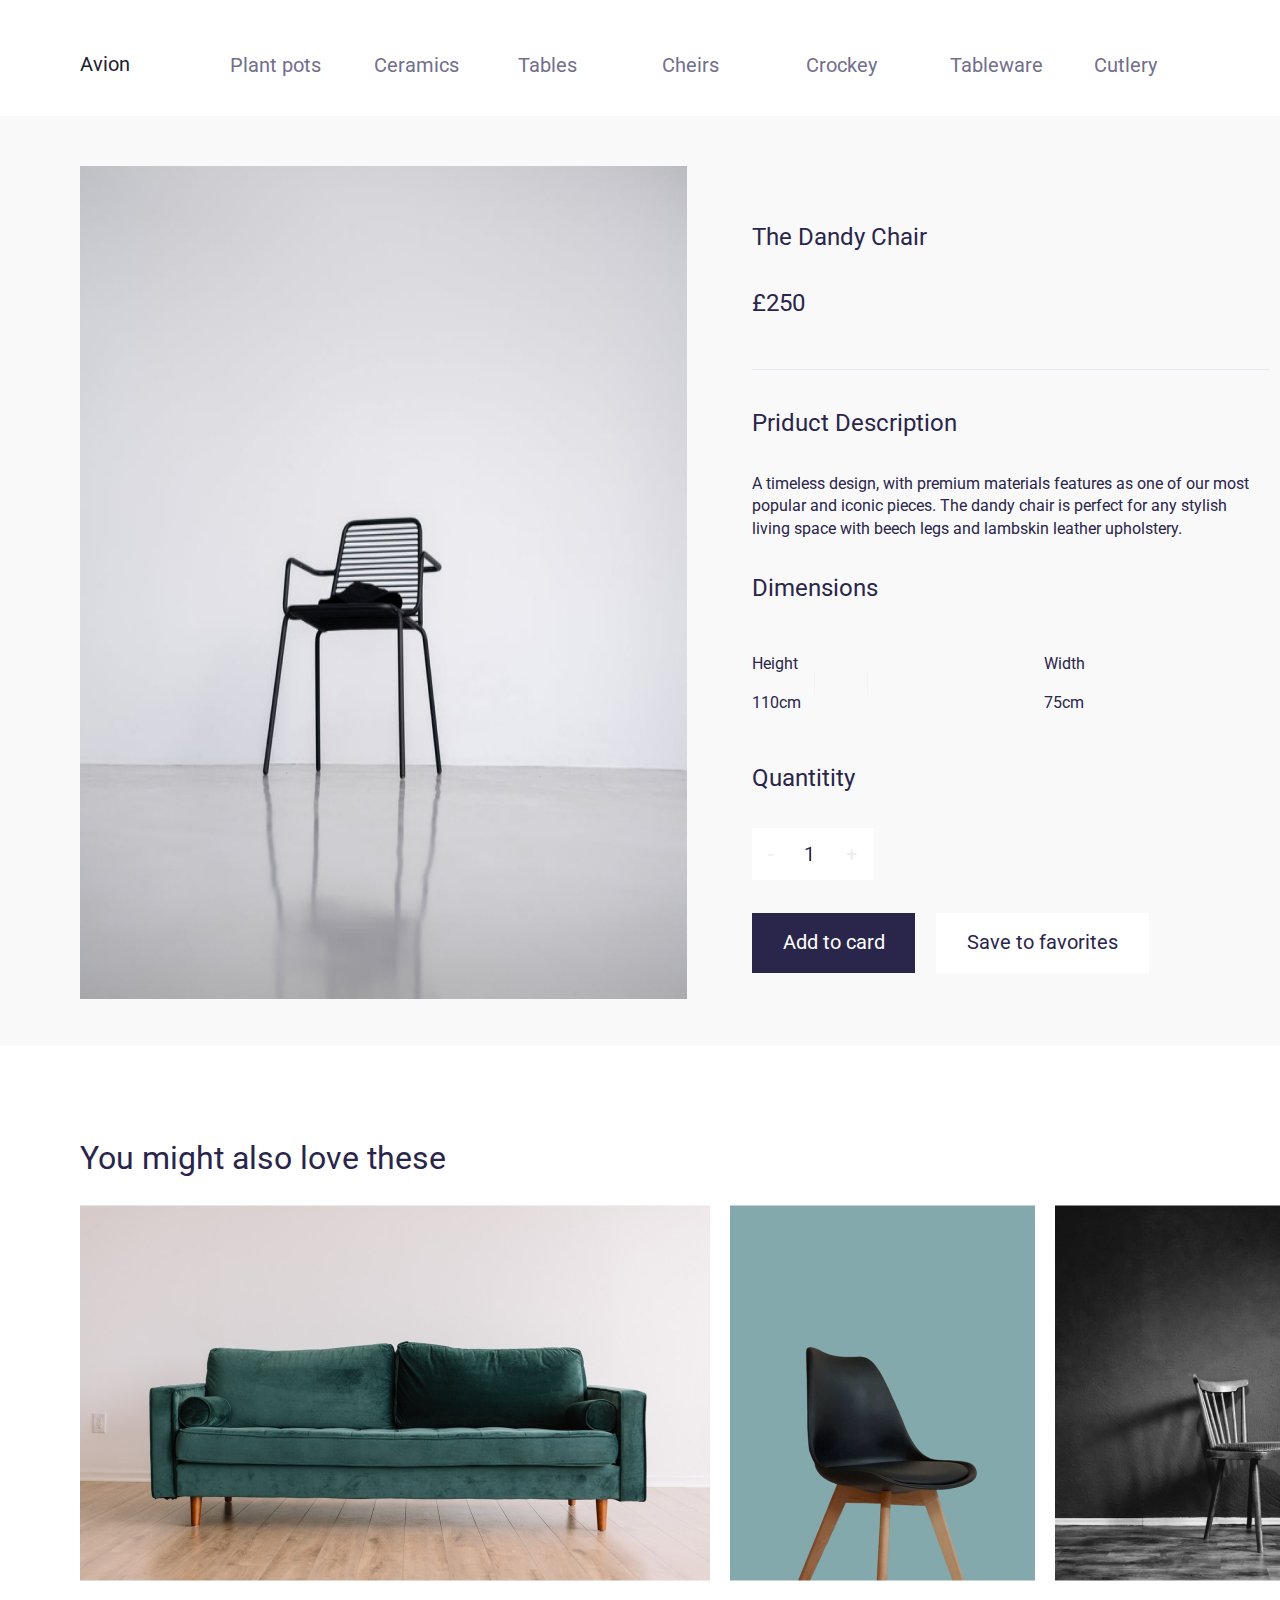
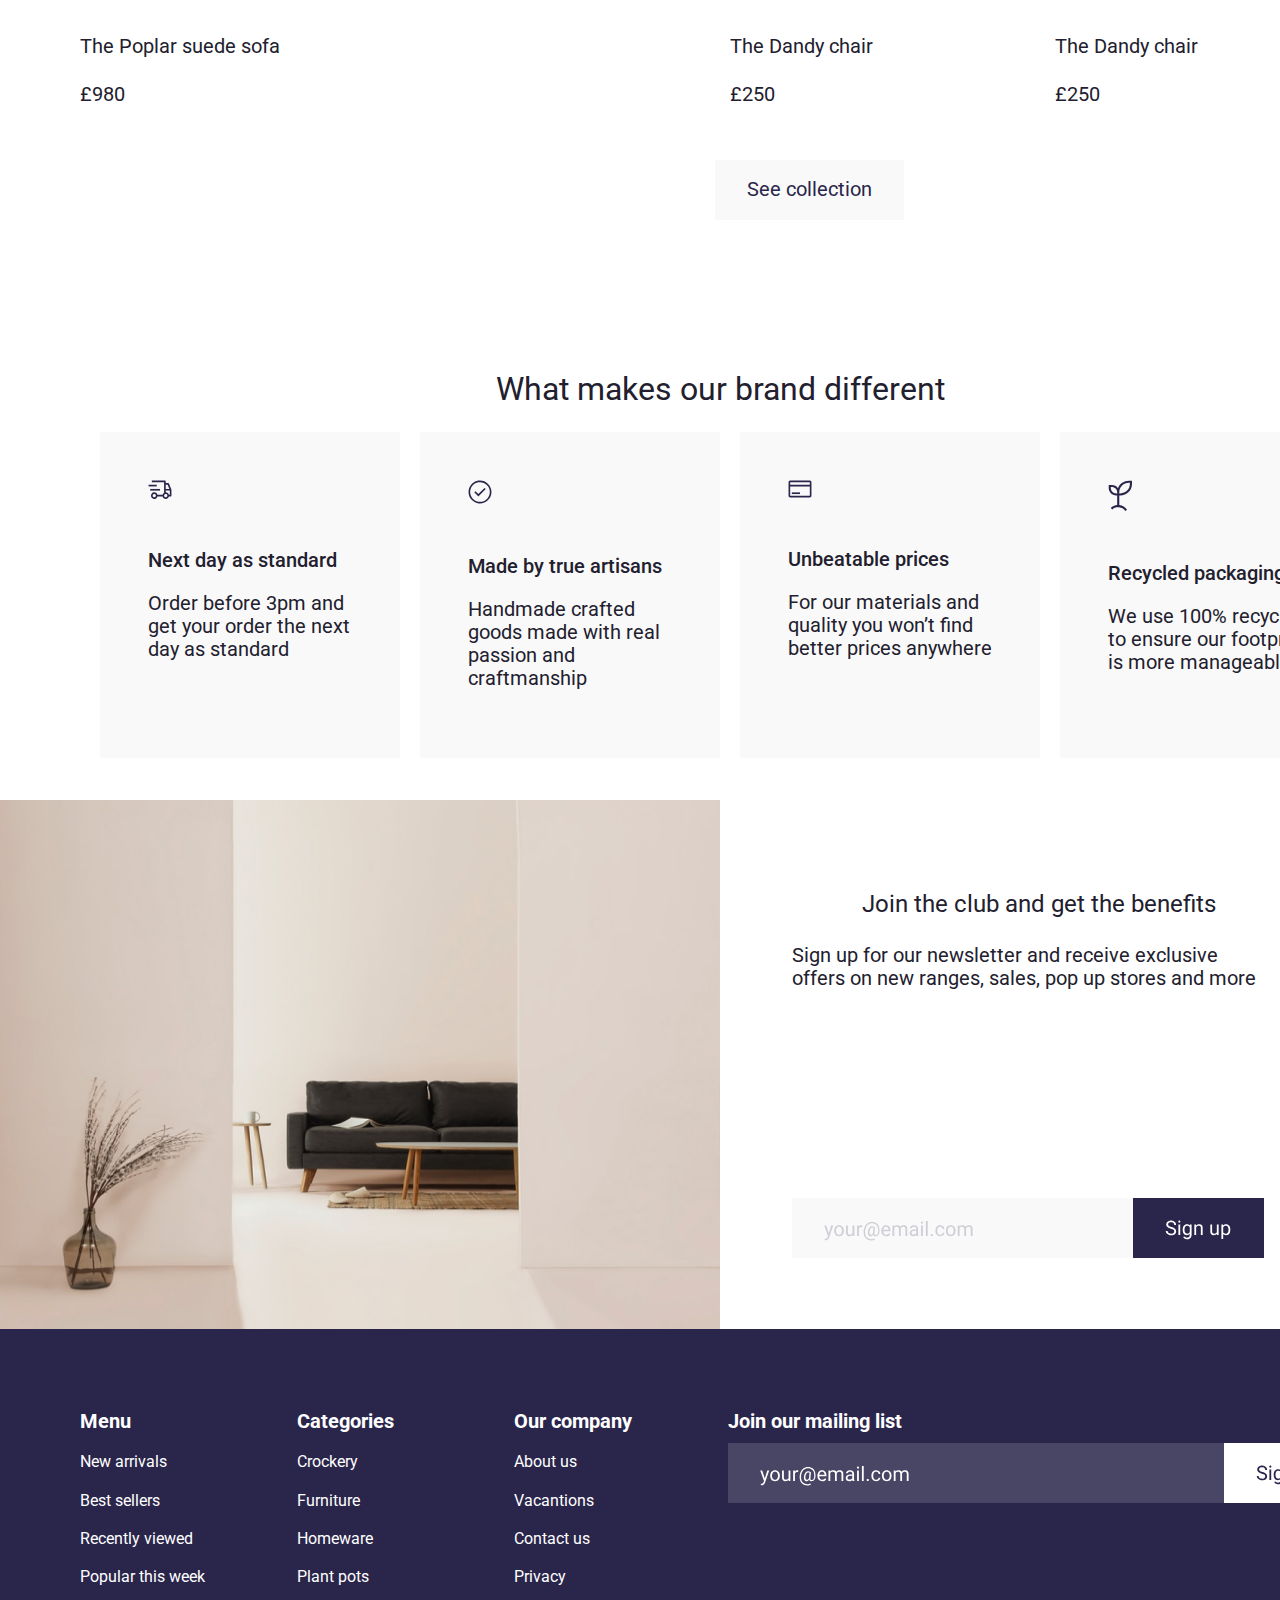
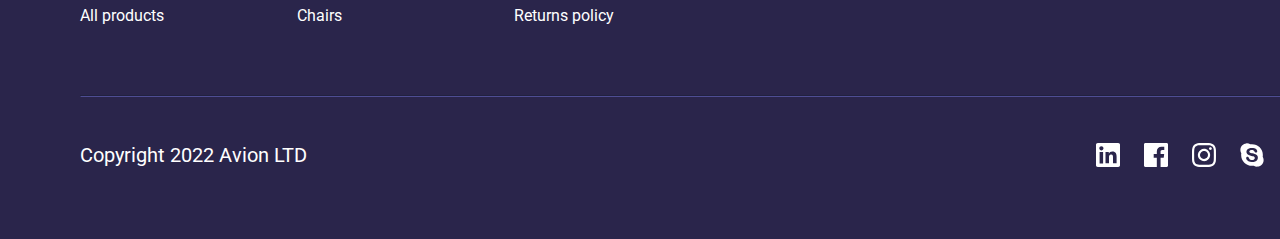
<file: 2stranica/index.html>
<!DOCTYPE html>
<html lang="en">
<head>
    <meta charset="UTF-8">
    <meta name="viewport" content="width=device-width, initial-scale=1.0">
    <title>Avion</title>
    <link rel="preconnect" href="https://fonts.googleapis.com">
    <link rel="preconnect" href="https://fonts.gstatic.com" crossorigin>
    <link href="https://fonts.googleapis.com/css2?family=Roboto&display=swap" rel="stylesheet">
    <link rel="stylesheet" href="./css.css">
    <link rel="stylesheet" href="./normalize.css">
</head>
<body>
    <div class="header">
        <h1 class="avion">Avion</h1>
        <div class="menu">
            <a href="">Plant pots</a>
            <a href="">Ceramics</a>
            <a href="">Tables</a>
            <a href="">Cheirs</a>
            <a href="">Crockey</a>
            <a href="">Tableware</a>
            <a href="">Cutlery</a>
        </div>
        <div class="icons">
            <a href=""><img src="./poisk.svg" alt="poisk"></a>
            <a href=""><img src="./korzina.svg" alt="korzina"></a>
            <a href=""><img src="./chelik.svg" alt="chelik"></a>
        </div>
    </div>
    <div class="kartochka">
        <img src="./stul.jpg" alt="stul">
        <div class="haracteristiki">
            <h3>The Dandy Chair</h3>
            <h4>£250</h4>
            <img src="./Line1.svg" alt="line">
            <h4>Priduct Description</h4>
            <p>A timeless design, with premium materials features as one of our most popular and iconic pieces. The dandy chair is perfect for any stylish living space with beech legs and lambskin leather upholstery.</p>
            <h4>Dimensions</h4>
            <div class="dim">
            <div class="height">
                <p>Height</p>
                <p>110cm</p>
            </div>
            <img src="./Line.svg" alt="line">
            <div class="width">
                <p>Width</p>
                <p>75cm</p>
            </div>
            <img src="./Line.svg" alt="line">
            <div class="depth">
                <p>Depth</p>
                <p>50cm</p>
            </div>
            </div>
            <h4>Quantitity</h4>
            <img src="./kolichestvo.svg" alt="kolichestvo" id="kolichestvo">
            <button class="add">Add to card</button>
            <button class="save">Save to favorites</button>
        </div>
    </div>
    <div class="drugoe">
        <h2>You might also love these</h2>
        <div class="tovary">
            <div class="tovar1">
                <img src="./divan.jpg" alt="divan">
                <p>The Poplar suede sofa</p>
                <p>£980</p>
            </div>
            <div class="tovar2">
                <img src="./stul2.jpg" alt="stul2">
                <p>The Dandy chair</p>
                <p>£250</p>
            </div>
            <div class="tovar3">
                <img src="./stul3.jpg" alt="stul3">
                <p>The Dandy chair</p>
                <p>£250</p>
            </div>
        </div>
        <button class="see">See collection</button>
    </div>
    <div class="brand">
        <h2>What makes our brand different</h2>
        <div class="bloki">
        <div class="what">
            <img src="./car.svg" alt="car">
            <h5>Next day as standard</h5>
            <p>Order before 3pm and get your order the next day as standard</p>
        </div>
        <div class="what">
            <img src="./galka.svg" alt="galka">
            <h5>Made by true artisans</h5>
            <p>Handmade crafted goods made with real passion and craftmanship</p>
        </div>
        <div class="what">
            <img src="./card.svg" alt="card">
            <h5>Unbeatable prices</h5>
            <p>For our materials and quality you won’t find better prices anywhere</p>
        </div>
        <div class="what">
            <img src="./listik.svg" alt="listik">
            <h5>Recycled packaging</h5>
            <p>We use 100% recycled to ensure our footprint is more manageable</p>
        </div>
        </div>
    </div>
    <div class="join">
        <img src="./komnata.jpg" alt="komnata">
        <div class="forma">
            <h2>Join the club and get the benefits</h2>
            <p>Sign up for our newsletter and receive exclusive offers on new ranges, sales, pop up stores and more</p>
            <img src="./forma1.svg" alt="forma1">
        </div>
    </div>
    <div class="footer">
        <div class="verx">
            <div class="menufooter">
                <p class="menuhead">Menu</p>
                <p class="minimenu">New arrivals</p>
                <p class="minimenu">Best sellers</p>
                <p class="minimenu">Recently viewed</p>
                <p class="minimenu">Popular this week</p>
                <p class="minimenu">All products</p>
            </div>
            <div class="categories">
                <p class="menuhead">Categories</p>
                <p class="minimenu">Crockery</p>
                <p class="minimenu">Furniture</p>
                <p class="minimenu">Homeware</p>
                <p class="minimenu">Plant pots</p>
                <p class="minimenu">Chairs</p>
            </div>
            <div class="company">
                <p class="menuhead">Our company</p>
                <p class="minimenu">About us</p>
                <p class="minimenu">Vacantions</p>
                <p class="minimenu">Contact us</p>
                <p class="minimenu">Privacy</p>
                <p class="minimenu">Returns policy</p>
            </div>
            <div class="mailing">
                <p class="menuhead">Join our mailing list</p>
                <img src="./forma2.svg" alt="forma2">
            </div>
        </div>
        <hr>
        <div class="niz">
            <p>Copyright 2022 Avion LTD</p>
            <div class="iconki">
                <img src="./linkedin.svg" alt="linkedin">
                <img src="./facebook.svg" alt="facebook">
                <img src="./instagram.svg" alt="instagram">
                <img src="./skype.svg" alt="skype">
                <img src="./twitter.svg" alt="twitter">
                <img src="./pinterest.svg" alt="pinterest">
            </div>
        </div>
    </div>
</body>
</html>
</file>
<file: 2stranica/css.css>
*{
    width: 1440px;
    width: 100%;
    font-family: 'Roboto', sans-serif;
    color: #22202E;
    font-size: 20px;
    font-weight: 400;
}


.header{
    padding: 25px 80px;
    display: flex;
    background-color: white;
}
.header h1{
    font-size: 20px;
    line-height: 140%;
    margin-top: 25px;
}
.menu a{
    color: #726E8D;
    text-decoration: none;
    font-size: 20px;
    margin-right: 44px;
    width: 100px;
}
.menu{
    display: flex;
    margin-right: 100px;
    margin-left: 100px;
    margin-top: 29px;
}
.icons {
    display: flex;
    margin-top: 30px;
}
.icons a{
    width: 16px;
    margin-right: 16px;
}


.kartochka{
    background-color: #F9F9F9;
    display: flex;
    padding-top: 50px;
    padding-bottom: 47px;
    padding-left: 80px;
    padding-right: 80px;
}
.kartochka img{
    width: 607px;
}
.haracteristiki{
    padding-top: 31px;
    padding-left: 65px;
    padding-bottom: 26px;
}
.haracteristiki h3{
    font-size: 24px;
    color: #2A254B;
    line-height: 140%;
}
.haracteristiki h4{
    font-size: 24px;
    color: #2A254B;
    line-height: 140%;
}
.haracteristiki img{
    width: 518px;
}
.haracteristiki p{
    width: 498px;
    font-size: 16px;
    color: #2A254B;
    line-height: 140%;
}
.dim{
    display: flex;
    line-height: 140%;
}
.dim img{
    width: 1px;
}
.height{
    width: 62px;
    text-align: left;
}
.width{
    width: 52px;
    text-align: center;
}
.depth{
    width: 53px;
    text-align: right;
    margin-right: 364px;
}
#kolichestvo{
    width: 122px;
    margin-right: 566px;
    margin-bottom: 28px;
}
.add{
    width: 163px;
    background-color: #2A254B;
    color: white;
    font-size: 20px;
    border: none;
    height: 60px;
    margin-right: 16px;
}
.save{
    width: 213px;
    height: 60px;
    background-color: white;
    color: #2A254B;
    font-size: 20px;
    border: none;
}


.drugoe{
    background-color: white;
    padding: 64px 80px 44px 80px;
}
.drugoe h2{
    font-size: 32px;
    line-height: 140%;
    margin-bottom: 24.5px;
    color: #2A254B;
    font-weight: 400;
}
.tovary{
    display: grid;
    grid-template-columns: 2fr 1fr 1fr;
    margin-bottom: 43.5px;
}
.tovar1{
    width: 630px;
    margin-right: 20px;
    font-size: 20px;
    line-height: 140%;
    color: #2A254B;
    font-weight: 400;
}
.tovar2{
    width: 305px;
    margin-right: 20px;
    font-size: 20px;
    line-height: 140%;
    color: #2A254B;
    font-weight: 400;
}
.tovar3{
    width: 305px;
    font-size: 20px;
    line-height: 140%;
    color: #2A254B;
    font-weight: 400;
}
.tovary img{
    margin-bottom: 24px;
}
.tovary p{
    margin-bottom: 8px;
}
.drugoe button{
    width: 189px;
    height: 60px;
    background-color: #F9F9F9;
    color: #2A254B;
    font-size: 20px;
    border: none;
    margin-left: 635px;
}


.brand{
    padding-top: 80px;
    padding-bottom: 42px;
    padding-left: 80px;
    padding-right: 80px;
    color: #2A254B;
    background-color: white;
}
.bloki{
    display: flex;
    justify-content: space-around;
}
.what{
    background-color: #F9F9F9;
    width: 305px;
    padding: 48px;
    margin-left: 20px;
}
.brand h2{
    font-size: 32px;
    margin-bottom: 25px;
    text-align: center;
}
.what img{
    width: 24px;
    margin-bottom: 12px;
}
.what h5{
    font-size: 20px;
    font-weight: 500;
    margin-bottom: 12px;
}
.what p{
    font-size: 20px;
    font-weight: 400;
}


.join{
    display: flex;
}
.join img{
    width: 720px;
}
.forma{
    background-color: white;
    padding: 71px 175px 66px 72px;
    color: #2A254B;
}
.forma h2{
    font-size: 24px;
    font-weight: 400;
    margin-left: 70px;
    margin-bottom: 26px;
}
.forma p{
    font-weight: 400;
    font-size: 20px;
    margin-bottom: 208px;
}
.forma img{
    width: 472px;
}


.footer{
    background-color: #2A254B;
    padding: 58px 80px 50px 80px;
}
.verx{
    display: flex;
}
.menufooter{
    width: 127px;
    margin-right: 90px;
}
.menuhead{
    font-size: 20px;
    font-weight: 700;
    margin-bottom: 12px;
    color: white;
    line-height: 140%;
}
.minimenu{
    font-size: 16px;
    font-weight: 400;
    text-decoration: none;
    margin-bottom: 12px;
    color: white;
    line-height: 140%;
}
.categories{
    width: 98px;
    margin-right: 119px;
}
.company{
    width: 120px;
    margin-right: 94px;
}
.mailing{
    width: 627px;
}
.mailing img{
    width: 627px;
}
.mailing p{
    margin-bottom: 8px;
}
.footer hr{
    margin-top: 56px;
    margin-bottom: 24px;
    border-color: #4E4D93;
}
.niz{
    display: flex;
}
.niz p{
    font-size: 20px;
    font-weight: 400;
    color: white;
    line-height: 140%;
    margin-right: 760px;
}
.iconki{
    display: flex;
}
.iconki img{
    width: 24px;
    margin-left: 24px;
}
</file>
